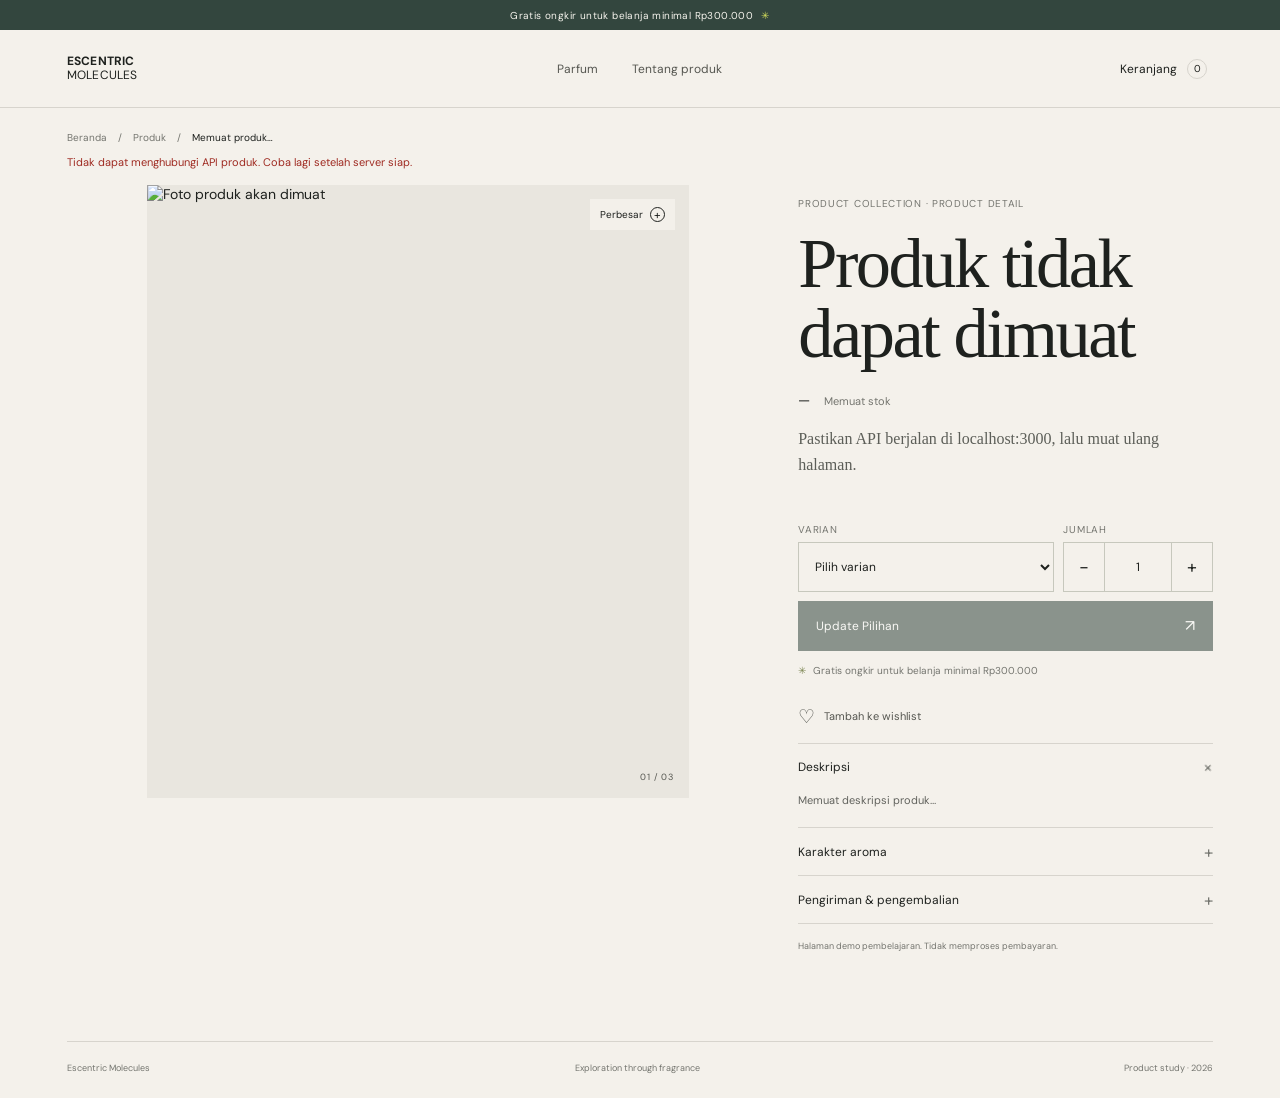
<file: project-AI/index.html>
<!doctype html>
<html lang="id">
  <head>
    <meta charset="utf-8" />
    <meta name="viewport" content="width=device-width, initial-scale=1" />
    <meta name="theme-color" content="#f4f1eb" />
    <meta name="description" content="Detail produk dari katalog." />
    <title>Detail Produk | Escentric Molecules</title>
    <link rel="preconnect" href="https://fonts.googleapis.com" />
    <link rel="preconnect" href="https://fonts.gstatic.com" crossorigin />
    <link href="https://fonts.googleapis.com/css2?family=DM+Sans:wght@400;500;600;700&family=Manrope:wght@400;500;600;700&display=swap" rel="stylesheet" />
    <link rel="stylesheet" href="styles.css" />
    <script src="script.js" defer></script>
    <script src="product-interaction.js" defer></script>
  </head>
  <body>
    <div class="announcement">Gratis ongkir untuk belanja minimal Rp300.000 <span aria-hidden="true">✳</span></div>
    <header class="site-header">
      <a class="wordmark" href="#top" aria-label="Escentric Molecules, beranda">ESCENTRIC<br /><span>MOLECULES</span></a>
      <nav class="primary-nav" aria-label="Navigasi utama">
        <a href="#detail">Parfum</a>
        <a href="#cerita">Tentang produk</a>
      </nav>
      <button class="bag-button" type="button" aria-label="Keranjang belanja, 0 item">Keranjang <span id="bag-count">0</span></button>
    </header>

    <main id="top">
      <div class="breadcrumbs"><a href="#top">Beranda</a><span>/</span><a href="#top">Produk</a><span>/</span><span id="breadcrumb-product">Memuat produk…</span></div>
      <p class="api-status" id="api-status" role="status" aria-live="polite">Memuat detail produk…</p>

      <section class="product-layout" aria-labelledby="product-title">
        <div class="gallery" aria-label="Galeri produk">
          <div class="thumbnail-list" id="thumbnail-list" role="group" aria-label="Pilih gambar produk"></div>
          <button class="hero-image-wrap zoom-trigger" id="zoom-trigger" type="button" aria-label="Perbesar gambar produk" disabled>
            <img id="hero-image" class="hero-image" alt="Foto produk akan dimuat" />
            <span class="zoom-hint" aria-hidden="true">Perbesar <span>+</span></span>
            <span class="image-index" id="image-index">01 / 03</span>
          </button>
        </div>

        <div class="product-info" id="detail">
          <p class="eyebrow">Product collection <span>·</span> Product detail</p>
          <h1 id="product-title">Memuat produk…</h1>
          <p class="product-price" id="productPrice" data-price="">— <span id="stock-summary">Memuat stok</span></p>
          <p class="intro" id="product-intro">Informasi produk sedang diambil dari katalog.</p>

          <div class="accords" id="accords" aria-label="Variasi produk"></div>

          <!-- Day 15: form varian + jumlah. Day 16: badge stok, stepper −/+, pesan validasi -->
          <form id="productForm" class="product-form" novalidate>
            <label for="variant">Varian</label>
            <select id="variant" required>
              <option value="">Pilih varian</option>
            </select>
            <label for="quantity">Jumlah</label>
            <div class="quantity-stepper">
              <button type="button" id="quantityMinus" aria-label="Kurangi jumlah">−</button>
              <input id="quantity" type="number" min="1" step="1" value="1" required>
              <button type="button" id="quantityPlus" aria-label="Tambah jumlah">+</button>
            </div>
            <p class="stock-badge" id="stockBadge" aria-live="polite" hidden></p>
            <button class="add-button" type="submit" disabled>Update Pilihan <span aria-hidden="true">↗</span></button>
            <p class="form-message" id="formMessage" role="alert" hidden></p>
          </form>
          <p class="shipping-note"><span aria-hidden="true">✳</span> Gratis ongkir untuk belanja minimal Rp300.000</p>

          <button class="wishlist-button" id="wishlist-button" type="button" aria-pressed="false">
            <span class="wishlist-icon" aria-hidden="true">♡</span>
            <span id="wishlist-label">Tambah ke wishlist</span>
          </button>

          <div class="product-details" id="cerita">
            <details open>
              <summary>Deskripsi <span aria-hidden="true">+</span></summary>
              <p id="product-description">Memuat deskripsi produk…</p>
            </details>
            <details>
              <summary>Karakter aroma <span aria-hidden="true">+</span></summary>
              <p id="product-variants">Memuat variasi produk…</p>
            </details>
            <details>
              <summary>Pengiriman &amp; pengembalian <span aria-hidden="true">+</span></summary>
              <p>Informasi pada halaman ini adalah simulasi untuk pembelajaran. Pengiriman dan transaksi nyata tidak tersedia.</p>
            </details>
          </div>
          <p class="learning-note">Halaman demo pembelajaran. Tidak memproses pembayaran.</p>
        </div>
      </section>

      <aside class="checkout-bar" id="checkoutBar" aria-label="Ringkasan pesanan" hidden>
        <div class="checkout-summary">
          <p class="checkout-label">Ringkasan pesanan</p>
          <p class="checkout-detail" id="selectionSummary" aria-live="polite"></p>
          <ul class="unit-list" id="unitList" aria-label="Rincian unit"></ul>
        </div>
        <div class="checkout-total"><span>Subtotal</span><strong id="subtotalText">Rp0</strong><small class="shipping-info" id="shippingInfo"></small></div>
        <button class="checkout-button" id="checkoutButton" type="button">Lanjutkan Pembayaran <span aria-hidden="true">↗</span></button>
      </aside>
      <div class="toast" id="toast" role="status" aria-live="polite"></div>
    </main>
    <dialog class="zoom-dialog" id="image-zoom" aria-label="Galeri gambar produk">
      <button class="zoom-close" id="zoom-close" type="button" aria-label="Tutup galeri gambar">×</button>
      <button class="zoom-navigation zoom-previous" id="zoom-previous" type="button" aria-label="Gambar sebelumnya">‹</button>
      <div class="zoom-stage"><img id="zoom-image" alt="" /></div>
      <button class="zoom-navigation zoom-next" id="zoom-next" type="button" aria-label="Gambar berikutnya">›</button>
      <div class="zoom-footer">
        <span class="zoom-position" id="zoom-position" aria-live="polite">01 / 03</span>
        <div class="zoom-thumbnails" id="zoom-thumbnails" role="group" aria-label="Pilih gambar produk"></div>
      </div>
    </dialog>
    <footer class="site-footer"><span>Escentric Molecules</span><span>Exploration through fragrance</span><span>Product study · 2026</span></footer>
  </body>
</html>
</file>
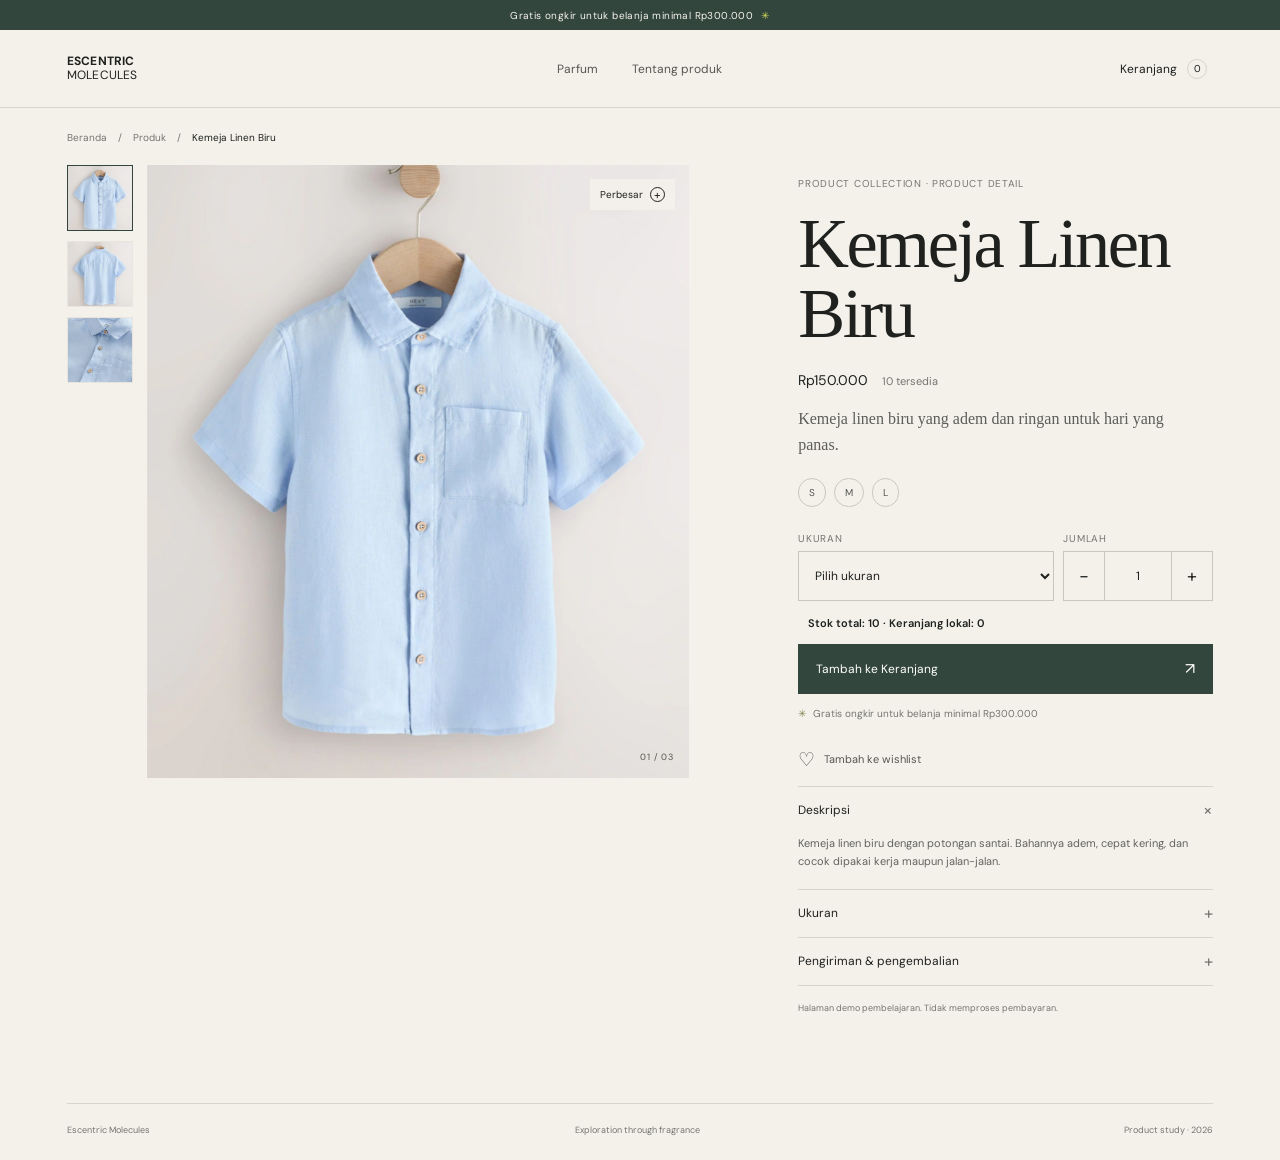
<file: project-AI/product-1.html>
<!doctype html>
<html lang="id">
  <head>
    <meta charset="utf-8" />
    <meta name="viewport" content="width=device-width, initial-scale=1" />
    <meta name="theme-color" content="#f4f1eb" />
    <meta name="description" content="Kemeja linen biru yang adem dan ringan untuk hari yang panas." />
    <title>Kemeja Linen Biru | Escentric Molecules</title>
    <link rel="preconnect" href="https://fonts.googleapis.com" />
    <link rel="preconnect" href="https://fonts.gstatic.com" crossorigin />
    <link href="https://fonts.googleapis.com/css2?family=DM+Sans:wght@400;500;600;700&family=Manrope:wght@400;500;600;700&display=swap" rel="stylesheet" />
    <link rel="stylesheet" href="styles.css" />
    <!-- product-1.html = data hardcode di HTML, jadi script.js (fetch API) tidak dipakai di halaman ini -->
    <script src="static-gallery.js" defer></script>
    <script src="product-interaction.js" defer></script>
     <!-- ASSIGNMENT DAY 22: addEventListeners untuk menangani interaksi DOM dengan keranjang lokal -->
    <script src="dom-interactivity.js" defer></script>
  </head>
  <body>
    <div class="announcement">Gratis ongkir untuk belanja minimal Rp300.000 <span aria-hidden="true">✳</span></div>
    <header class="site-header">
      <a class="wordmark" href="#top" aria-label="Escentric Molecules, beranda">ESCENTRIC<br /><span>MOLECULES</span></a>
      <nav class="primary-nav" aria-label="Navigasi utama">
        <a href="#detail">Parfum</a>
        <a href="#cerita">Tentang produk</a>
      </nav>
      <button class="bag-button" type="button" aria-label="Keranjang belanja, 0 item">Keranjang <span id="bag-count">0</span></button>
    </header>

    <main id="top">
      <div class="breadcrumbs"><a href="#top">Beranda</a><span>/</span><a href="#top">Produk</a><span>/</span><span id="breadcrumb-product">Kemeja Linen Biru</span></div>

      <section class="product-layout" aria-labelledby="product-title">
        <div class="gallery" aria-label="Galeri produk">
          <div class="thumbnail-list" id="thumbnail-list" role="group" aria-label="Pilih gambar produk">
            <button class="thumbnail is-active" type="button" aria-label="Tampilkan gambar 1" aria-pressed="true" data-src="assets/kemeja-linen-biru-01.webp"><img src="assets/kemeja-linen-biru-01.webp" alt="Foto Kemeja Linen Biru" /></button>
            <button class="thumbnail" type="button" aria-label="Tampilkan gambar 2" aria-pressed="false" data-src="assets/kemeja-linen-biru-02.webp"><img src="assets/kemeja-linen-biru-02.webp" alt="Foto Kemeja Linen Biru" /></button>
            <button class="thumbnail" type="button" aria-label="Tampilkan gambar 3" aria-pressed="false" data-src="assets/kemeja-linen-biru-03.webp"><img src="assets/kemeja-linen-biru-03.webp" alt="Foto Kemeja Linen Biru" /></button>
          </div>
          <button class="hero-image-wrap zoom-trigger" id="zoom-trigger" type="button" aria-label="Perbesar gambar produk">
            <img id="hero-image" class="hero-image" src="assets/kemeja-linen-biru-01.webp" alt="Foto Kemeja Linen Biru" />
            <span class="zoom-hint" aria-hidden="true">Perbesar <span>+</span></span>
            <span class="image-index" id="image-index">01 / 03</span>
          </button>
        </div>

        <div class="product-info" id="detail">
          <p class="eyebrow">Product collection <span>·</span> Product detail</p>
          <h1 id="product-title">Kemeja Linen Biru</h1>
          <p class="product-price" id="productPrice" data-price="150000">Rp150.000 <span id="stock-summary">10 tersedia</span></p>
          <p class="intro" id="product-intro">Kemeja linen biru yang adem dan ringan untuk hari yang panas.</p>

          <div class="accords" id="accords" aria-label="Variasi produk"><span>S</span><span>M</span><span>L</span></div>

          <!-- Day 15: form varian + jumlah. Day 16: badge stok, stepper −/+, pesan validasi -->
          <!-- ASSIGNMENT DAY 22: data-interaction="local-cart" untuk menandai form yang berinteraksi dengan keranjang lokal -->
          <form id="productForm" class="product-form" data-stock="10" data-interaction="local-cart" novalidate>
            <label for="variant">Ukuran</label>
            <select id="variant" required>
              <option value="">Pilih ukuran</option><option>S</option><option>M</option><option>L</option>
            </select>
            <label for="quantity">Jumlah</label>
            <div class="quantity-stepper">
              <button type="button" id="quantityMinus" aria-label="Kurangi jumlah">−</button>
              <input id="quantity" type="number" min="1" step="1" value="1" required>
              <button type="button" id="quantityPlus" aria-label="Tambah jumlah">+</button>
            </div>
            <p class="stock-badge" id="stockBadge" aria-live="polite" hidden></p>
            <button class="add-button" type="submit">Tambah ke Keranjang <span aria-hidden="true">↗</span></button>
            <p class="form-message" id="formMessage" role="alert" hidden></p>
          </form>
          <p class="shipping-note"><span aria-hidden="true">✳</span> Gratis ongkir untuk belanja minimal Rp300.000</p>

          <button class="wishlist-button" id="wishlist-button" type="button" aria-pressed="false">
            <span class="wishlist-icon" aria-hidden="true">♡</span>
            <span id="wishlist-label">Tambah ke wishlist</span>
          </button>

          <div class="product-details" id="cerita">
            <details open>
              <summary>Deskripsi <span aria-hidden="true">+</span></summary>
              <p id="product-description">Kemeja linen biru dengan potongan santai. Bahannya adem, cepat kering, dan cocok dipakai kerja maupun jalan-jalan.</p>
            </details>
            <details>
              <summary>Ukuran <span aria-hidden="true">+</span></summary>
              <p id="product-variants">S · M · L</p>
            </details>
            <details>
              <summary>Pengiriman &amp; pengembalian <span aria-hidden="true">+</span></summary>
              <p>Informasi pada halaman ini adalah simulasi untuk pembelajaran. Pengiriman dan transaksi nyata tidak tersedia.</p>
            </details>
          </div>
          <p class="learning-note">Halaman demo pembelajaran. Tidak memproses pembayaran.</p>
        </div>
      </section>

      <aside class="checkout-bar" id="checkoutBar" aria-label="Ringkasan pesanan" hidden>
        <div class="checkout-summary">
          <p class="checkout-label">Ringkasan pesanan</p>
          <p class="checkout-detail" id="selectionSummary" aria-live="polite"></p>
          <ul class="unit-list" id="unitList" aria-label="Rincian unit"></ul>
        </div>
        <div class="checkout-total"><span>Subtotal</span><strong id="subtotalText">Rp0</strong><small class="shipping-info" id="shippingInfo"></small></div>
        <button class="checkout-button" id="checkoutButton" type="button">Lihat Status Keranjang <span aria-hidden="true">↗</span></button>
      </aside>
      <div class="toast" id="toast" role="status" aria-live="polite"></div>
    </main>
    <dialog class="zoom-dialog" id="image-zoom" aria-label="Galeri gambar produk">
      <button class="zoom-close" id="zoom-close" type="button" aria-label="Tutup galeri gambar">×</button>
      <button class="zoom-navigation zoom-previous" id="zoom-previous" type="button" aria-label="Gambar sebelumnya">‹</button>
      <div class="zoom-stage"><img id="zoom-image" alt="" /></div>
      <button class="zoom-navigation zoom-next" id="zoom-next" type="button" aria-label="Gambar berikutnya">›</button>
      <div class="zoom-footer">
        <span class="zoom-position" id="zoom-position" aria-live="polite">01 / 03</span>
        <div class="zoom-thumbnails" id="zoom-thumbnails" role="group" aria-label="Pilih gambar produk"></div>
      </div>
    </dialog>
    <!-- ASSIGNMENT DAY 22 : Panel keranjang lokal dari sisi kanan. -->
    <dialog id="cartDrawer" class="cart-drawer" aria-labelledby="cartDrawerTitle">
      <header class="cart-drawer-header">
        <h2 id="cartDrawerTitle">Keranjang</h2>
        <button id="closeCartDrawer" type="button" aria-label="Tutup keranjang" autofocus>×</button>
      </header>
      <div class="cart-drawer-content">
        <p id="emptyCartMessage">Keranjang masih kosong. Tambahkan produk terlebih dahulu.</p>
        <ul id="cartDrawerItems" class="cart-drawer-items" aria-label="Produk dalam keranjang"></ul>
      </div>
      <footer class="cart-drawer-footer">
        <p>Total harga <strong id="cartDrawerTotal">Rp0</strong></p>
        <small>Keranjang lokal akan direset saat reload. Tidak termasuk ongkir dan tidak memproses pembayaran.</small>
      </footer>
    </dialog>
    <footer class="site-footer"><span>Escentric Molecules</span><span>Exploration through fragrance</span><span>Product study · 2026</span></footer>
  </body>
</html>
</file>
<file: project-AI/styles.css>
/* ASSIGNMENT DAY 22 : Drawer keranjang responsif dari kanan layar. */
.cart-drawer { position: fixed; inset: 0 0 0 auto; width: min(440px, 100vw); max-width: 100vw; height: 100dvh; max-height: 100dvh; margin: 0; padding: 0; border: 0; background: #fbfaf7; color: #1e211e; box-shadow: -10px 0 40px rgb(0 0 0 / 18%); }
.cart-drawer:not([open]) { display: none; }
.cart-drawer[open] { display: flex; flex-direction: column; animation: cart-slide-in .3s ease-out; }
.cart-drawer::backdrop { background: rgb(0 0 0 / 45%); }
.cart-drawer-header { display: flex; align-items: center; justify-content: space-between; padding: 20px; border-bottom: 1px solid #d7d4cd; }
.cart-drawer-header h2 { margin: 0; font-size: 22px; }
.cart-drawer-header button { width: 44px; height: 44px; background: transparent; border: 1px solid #d7d4cd; font-size: 26px; }
.cart-drawer-content { flex: 1; min-height: 0; overflow-y: auto; padding: 20px; }
.cart-drawer-items { list-style: none; padding: 0; margin: 0; }
.cart-drawer-item { display: grid; grid-template-columns: 76px minmax(0, 1fr); gap: 16px; padding: 16px 0; border-bottom: 1px solid #d7d4cd; }
.cart-drawer-item img { width: 76px; height: 96px; object-fit: cover; background: #e9e6df; }
.cart-drawer-item h3 { margin: 0 0 10px; font-size: 15px; overflow-wrap: anywhere; }
.cart-drawer-item p { margin: 8px 0; font-size: 13px; }
.cart-drawer-footer { padding: 20px; border-top: 1px solid #d7d4cd; }
.cart-drawer-footer p { display: flex; justify-content: space-between; gap: 12px; }
.cart-drawer-footer small { line-height: 1.6; color: #555650; }
body.cart-drawer-open { overflow: hidden; }
@keyframes cart-slide-in { from { transform: translateX(100%); } to { transform: translateX(0); } }
@media (prefers-reduced-motion: reduce) { .cart-drawer[open] { animation: none; } }
:root {
  color-scheme: light;
  --paper: #f4f1eb;
  --ink: #1e211e;
  --muted: #74756f;
  --line: #d7d4cd;
  --moss: #33463e;
  --acid: #d6e05c;
  --serif: Georgia, "Times New Roman", serif;
  --sans: "DM Sans", "Manrope", sans-serif;
}

* { box-sizing: border-box; }
html { scroll-behavior: smooth; }
body { margin: 0; background: var(--paper); color: var(--ink); font-family: var(--sans); font-size: 14px; -webkit-font-smoothing: antialiased; }
button, a { color: inherit; font: inherit; }
a { text-decoration: none; }
button { cursor: pointer; }

.announcement { min-height: 30px; display: flex; align-items: center; justify-content: center; gap: 8px; background: var(--moss); color: #f7f5ee; font-size: 10px; letter-spacing: .04em; }
.announcement span { color: var(--acid); }
.site-header { height: 78px; display: grid; grid-template-columns: 1fr 1fr 1fr; align-items: center; padding: 0 5.2vw; border-bottom: 1px solid var(--line); }
.wordmark { width: fit-content; font-size: 12px; line-height: 1.1; font-weight: 700; letter-spacing: .02em; }
.wordmark span { font-weight: 400; }
.primary-nav { display: flex; justify-content: center; gap: 34px; color: #555650; font-size: 12px; }
.primary-nav a:hover, .breadcrumbs a:hover { color: var(--moss); text-decoration: underline; text-underline-offset: 4px; }
.bag-button { justify-self: end; border: 0; background: none; font-size: 12px; }
.bag-button span { display: inline-grid; place-items: center; width: 20px; height: 20px; margin-left: 7px; border: 1px solid var(--line); border-radius: 50%; font-size: 10px; }
main { max-width: 1500px; margin: 0 auto; padding: 0 5.2vw; }
.breadcrumbs { display: flex; gap: 11px; padding: 23px 0 21px; color: var(--muted); font-size: 10px; }
.breadcrumbs span:last-child { color: var(--ink); }
.api-status { min-height: 18px; margin: -10px 0 12px; color: var(--muted); font-size: 11px; }
.api-status:empty { display: none; }
.api-status.is-error { color: #9f2b22; }
.product-layout { display: grid; grid-template-columns: minmax(0, 1.2fr) minmax(340px, .8fr); gap: clamp(50px, 8.5vw, 128px); align-items: start; }
.gallery { display: grid; grid-template-columns: 66px minmax(0, 1fr); gap: 14px; min-width: 0; }
.thumbnail-list { display: flex; flex-direction: column; gap: 10px; }
.thumbnail { width: 66px; aspect-ratio: 1; padding: 0; border: 1px solid transparent; background: #e8e5de; overflow: hidden; }
.thumbnail.is-active { border-color: var(--moss); }
.thumbnail img { display: block; width: 100%; height: 100%; object-fit: cover; }
.hero-image-wrap { position: relative; min-width: 0; overflow: hidden; background: #e9e6df; aspect-ratio: 1 / 1.13; }
.zoom-trigger { display: block; width: 100%; padding: 0; border: 0; text-align: left; cursor: zoom-in; }
.zoom-trigger:disabled { cursor: wait; }
.hero-image { display: block; width: 100%; height: 100%; object-fit: cover; animation: image-in .45s ease both; }
.zoom-hint { position: absolute; top: 14px; right: 14px; display: flex; align-items: center; gap: 7px; padding: 8px 10px; background: rgb(244 241 235 / 90%); color: var(--ink); font-size: 10px; }
.zoom-hint span { display: grid; place-items: center; width: 15px; height: 15px; border: 1px solid currentColor; border-radius: 50%; font-size: 12px; line-height: 1; }
.image-index { position: absolute; right: 16px; bottom: 15px; color: #555650; font-size: 9px; letter-spacing: .08em; }
.zoom-dialog { position: fixed; inset: 0; width: 100vw; max-width: none; height: 100dvh; max-height: none; margin: 0; padding: 54px 78px 88px; overflow: hidden; border: 0; background: #171a17; color: #fff; }
.zoom-dialog::backdrop { background: rgb(20 23 20 / 94%); }
.zoom-stage { display: grid; width: 100%; height: 100%; place-items: center; }
.zoom-dialog .zoom-stage img { display: block; max-width: 100%; max-height: 100%; width: auto; height: auto; margin: 0 auto; object-fit: contain; }
.zoom-close { position: absolute; top: 20px; right: 24px; z-index: 2; width: 42px; height: 42px; border: 1px solid rgb(255 255 255 / 55%); border-radius: 50%; background: transparent; color: #fff; font-size: 28px; line-height: 1; }
.zoom-navigation { position: absolute; top: 50%; z-index: 2; display: grid; width: 46px; height: 46px; transform: translateY(-50%); place-items: center; border: 1px solid rgb(255 255 255 / 55%); border-radius: 50%; background: rgb(15 18 15 / 55%); color: #fff; font-size: 32px; line-height: 1; }
.zoom-previous { left: 18px; }
.zoom-next { right: 18px; }
.zoom-footer { position: absolute; right: 0; bottom: 18px; left: 0; display: flex; align-items: center; justify-content: center; gap: 24px; }
.zoom-position { color: #fff; font-size: 10px; }
.zoom-thumbnails { display: flex; gap: 8px; }
.zoom-thumbnail { width: 52px; height: 52px; padding: 0; overflow: hidden; border: 1px solid rgb(255 255 255 / 30%); background: #fff; opacity: .65; }
.zoom-thumbnail.is-active { border-color: #fff; opacity: 1; }
.zoom-thumbnail img { display: block; width: 100%; height: 100%; object-fit: cover; }
.product-info { max-width: 460px; padding-top: 12px; animation: rise-in .65s ease both; }
.eyebrow { margin: 0 0 19px; color: var(--muted); font-size: 10px; letter-spacing: .07em; text-transform: uppercase; }
h1 { margin: 0; font-family: var(--serif); font-size: clamp(43px, 5.5vw, 72px); font-weight: 400; line-height: .99; letter-spacing: -.035em; }
h1 span { font-family: var(--sans); font-size: .68em; font-weight: 400; color: #718073; vertical-align: 7px; }
.product-price { display: flex; align-items: baseline; gap: 14px; margin: 23px 0 17px; font-size: 14px; }
.product-price span { color: var(--muted); font-size: 11px; }
.intro { max-width: 390px; margin: 0; color: #5c5e58; font-family: var(--serif); font-size: 16px; line-height: 1.6; }
.accords { display: flex; gap: 8px; margin: 20px 0 25px; }
.accords span { padding: 7px 10px; border: 1px solid #c7c8bd; border-radius: 20px; color: #53574f; font-size: 10px; }
/* ASSIGNMENT DAY 22 : Ukuran terpilih berwarna hijau dengan teks putih. */
.accords span.is-selected { background: #226127; border-color: #226127; color: #fff; }
.purchase-row { display: grid; grid-template-columns: 112px 1fr; gap: 9px; }
.quantity-control { height: 50px; display: grid; grid-template-columns: 1fr 1fr 1fr; align-items: center; border: 1px solid #c7c8bd; }
.quantity-control button { height: 100%; border: 0; background: transparent; font-size: 18px; }
.quantity-control button:disabled { color: #aaa9a1; cursor: not-allowed; }
.quantity-control output { text-align: center; font-size: 12px; }
.add-button { display: flex; align-items: center; justify-content: space-between; padding: 0 17px; border: 1px solid var(--moss); background: var(--moss); color: #fff; font-size: 12px; transition: background .2s, color .2s; }
.add-button:hover { background: var(--acid); border-color: var(--acid); color: var(--ink); }
.add-button span { font-size: 16px; }
.shipping-note { margin: 13px 0 30px; color: var(--muted); font-size: 10px; }
.shipping-note span { margin-right: 4px; color: #7b8551; }
.wishlist-button { display: flex; align-items: center; gap: 9px; margin: 0 0 17px; padding: 0; border: 0; background: none; color: #555650; font-size: 11px; }
.wishlist-button:hover, .wishlist-button[aria-pressed="true"] { color: var(--moss); }
.wishlist-icon { width: 17px; font-size: 19px; line-height: 1; }
.product-details { border-top: 1px solid var(--line); }
.product-details details { border-bottom: 1px solid var(--line); }
.product-details summary { display: flex; align-items: center; justify-content: space-between; min-height: 47px; list-style: none; cursor: pointer; font-size: 12px; }
.product-details summary::-webkit-details-marker { display: none; }
.product-details summary span { color: var(--muted); font-size: 17px; transition: transform .2s; }
.product-details details[open] summary span { transform: rotate(45deg); }
.product-details details p { max-width: 410px; margin: 0 0 18px; color: #62635e; font-size: 11px; line-height: 1.7; }
.learning-note { margin-top: 16px; color: var(--muted); font-size: 9px; }
.toast { position: fixed; right: 24px; bottom: 24px; z-index: 3; padding: 14px 18px; background: var(--moss); color: white; font-size: 12px; opacity: 0; transform: translateY(12px); pointer-events: none; transition: opacity .2s, transform .2s; }
.toast.is-visible { opacity: 1; transform: translateY(0); }
.site-footer { display: flex; justify-content: space-between; gap: 20px; margin: 80px 5.2vw 0; padding: 20px 0 24px; border-top: 1px solid var(--line); color: var(--muted); font-size: 9px; }
@keyframes rise-in { from { opacity: 0; transform: translateY(12px); } to { opacity: 1; transform: translateY(0); } }
@keyframes image-in { from { opacity: .65; } to { opacity: 1; } }
@media (max-width: 820px) {
  .site-header { height: 68px; padding: 0 22px; grid-template-columns: 1fr auto; }
  .primary-nav { display: none; }
  main { padding: 0 22px; }
  .breadcrumbs { padding: 17px 0; }
  .product-layout { grid-template-columns: 1fr; gap: 32px; }
  .gallery { grid-template-columns: 1fr; gap: 10px; }
  .thumbnail-list { order: 2; flex-direction: row; }
  .thumbnail { width: 58px; }
  .hero-image-wrap { aspect-ratio: 1 / 1.04; }
  .product-info { max-width: none; padding-top: 0; }
  h1 { font-size: clamp(48px, 12vw, 68px); }
  .intro { max-width: 480px; }
  .site-footer { margin: 56px 22px 0; }
  .zoom-dialog { padding: 52px 12px 92px; }
  .zoom-navigation { width: 38px; height: 38px; }
  .zoom-previous { left: 8px; }
  .zoom-next { right: 8px; }
  .zoom-footer { bottom: 12px; gap: 13px; }
}
@media (max-width: 420px) {
  .announcement { font-size: 9px; }
  .purchase-row { grid-template-columns: 100px 1fr; }
  .add-button { padding: 0 12px; }
  .site-footer span:nth-child(2) { display: none; }
}
@media (prefers-reduced-motion: reduce) {
  *, *::before, *::after { scroll-behavior: auto !important; animation-duration: .01ms !important; transition-duration: .01ms !important; }
}

/* Day 15 · form pilihan varian + quantity */
.product-form { display: grid; grid-template-columns: 1fr 150px; gap: 6px 9px; align-items: end; }
.product-form label { color: var(--muted); font-size: 10px; letter-spacing: .07em; text-transform: uppercase; }
.product-form label[for="variant"] { grid-column: 1; grid-row: 1; }
.product-form label[for="quantity"] { grid-column: 2; grid-row: 1; }
.product-form select, .product-form input { height: 50px; padding: 0 12px; border: 1px solid #c7c8bd; background: transparent; color: var(--ink); font: inherit; font-size: 12px; }
.product-form .add-button { grid-column: 1 / -1; height: 50px; margin-top: 3px; }
.product-form .add-button:disabled { opacity: .55; cursor: not-allowed; }
/* Day 16: stepper, badge stok, pesan validasi */
.quantity-stepper { display: grid; grid-template-columns: 40px 1fr 40px; height: 50px; border: 1px solid #c7c8bd; }
.quantity-stepper button { border: 0; background: transparent; color: var(--ink); font-size: 18px; cursor: pointer; transition: background .2s; }
.quantity-stepper button:hover { background: #e9e6dd; }
.product-form .quantity-stepper input { width: 100%; height: 100%; padding: 0; border: 0; border-inline: 1px solid #c7c8bd; text-align: center; -moz-appearance: textfield; }
.quantity-stepper input::-webkit-inner-spin-button, .quantity-stepper input::-webkit-outer-spin-button { -webkit-appearance: none; margin: 0; }
.stock-badge { grid-column: 1 / -1; justify-self: start; margin: 4px 0 0; padding: 5px 10px; border-radius: 999px; font-size: 11px; font-weight: 600; }
.stock-badge[hidden], .form-message[hidden] { display: none; }
.stock-badge.is-ok { background: #e3ead8; color: var(--moss); }
.stock-badge.is-low { background: #fbeccb; color: #8a5a00; }
.stock-badge.is-empty { background: #f6dcd6; color: #9b2c1c; }
.form-message { grid-column: 1 / -1; margin: 4px 0 0; padding: 10px 12px; border-left: 3px solid #b23a26; background: #f8e6e1; color: #8e2a1a; font-size: 12px; }
.form-message.is-success { border-left-color: #2f7d32; background: #e5f3e6; color: #226127; }
/* Checkout footer bar (muncul setelah Update Pilihan) */
.checkout-bar { position: fixed; left: 0; right: 0; bottom: 0; z-index: 4; display: grid; grid-template-columns: 1fr auto auto; gap: 28px; align-items: center; padding: 16px clamp(18px, 5vw, 64px); background: #fbfaf7; border-top: 1px solid var(--line); box-shadow: 0 -10px 30px rgba(30, 33, 30, .08); }
.checkout-bar[hidden] { display: none; }
body:has(.checkout-bar:not([hidden])) { padding-bottom: 130px; }
body:has(.checkout-bar:not([hidden])) .toast { bottom: 150px; }
.checkout-label { margin: 0 0 4px; color: var(--muted); font-size: 10px; letter-spacing: .07em; text-transform: uppercase; }
.checkout-detail { margin: 0; color: var(--ink); font-size: 13px; }
.checkout-total { display: grid; justify-items: end; gap: 2px; }
.checkout-total span { color: var(--muted); font-size: 10px; letter-spacing: .07em; text-transform: uppercase; }
.checkout-total strong { font-family: var(--serif); font-size: 24px; font-weight: 400; }
.unit-list { display: flex; flex-wrap: wrap; gap: 6px; max-height: 58px; margin: 8px 0 0; padding: 0; overflow-y: auto; list-style: none; }
.unit-list li { padding: 3px 9px; border: 1px solid var(--line); border-radius: 999px; background: #fff; font-size: 11px; }
.shipping-info { color: #8a5a00; font-size: 11px; }
.shipping-info.is-free { color: var(--moss); font-weight: 600; }
.checkout-button { height: 50px; padding: 0 22px; border: 0; background: var(--moss); color: #f7f5ee; font-size: 12px; letter-spacing: .03em; }
.checkout-button:hover { background: #26362f; }
@media (max-width: 640px) {
  .checkout-bar { grid-template-columns: 1fr auto; gap: 10px 16px; padding: 12px 16px; }
  .checkout-summary { grid-column: 1 / -1; }
  .checkout-button { grid-column: 1 / -1; width: 100%; }
  .checkout-total { justify-items: start; grid-column: 1 / -1; }
  body:has(.checkout-bar:not([hidden])) { padding-bottom: 240px; }
}
</file>
